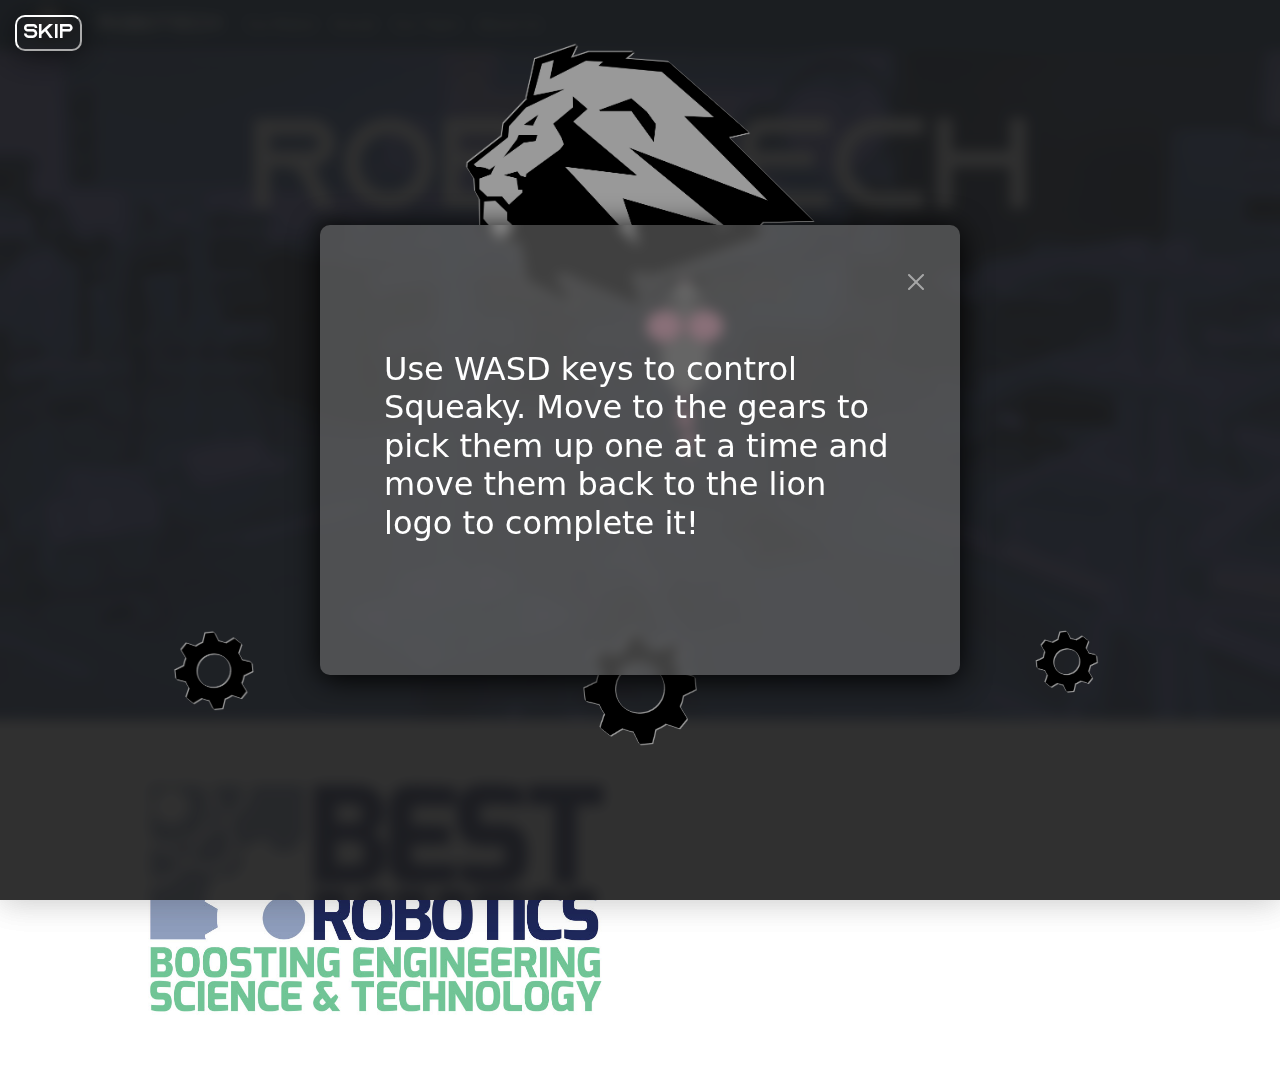
<file: index.html>
<!DOCTYPE html>
<html>
    <head>
        <meta charset="utf-8">
        <meta name="viewport" content="width=device-width, initial-scale=1">
        <link href="bootstrap.css" rel="stylesheet">
        <title>LHS Robotics</title>
        <link rel="icon" type="image/x-icon" href="images\logos\favicon.ico" type="text/css" media="all">
        <link rel="stylesheet" href="styles.css">
        <script src="bootstrap.js"></script>
        <style>
        .squeak {
          position: absolute;
          top: 30vh;
          left: 50vw;
          z-index: 3;
        }
        .overlay {
          position: fixed;
          width: 100%;
          height: 100%;
          top: 0;
          left: 0;
          right: 0;
          bottom: 0;
          background: rgba(50, 50, 50, 0.85);
          box-shadow: 0 4px 30px rgba(0, 0, 0, 0.1);
          backdrop-filter: blur(6.5px);
          display: grid;
          grid-template-rows: 1fr 1fr;
          z-index: 1;
          transition: 2s;
          transition-delay: 4s;
        }
        .logo {
          margin-left: auto;
          margin-right: auto;
          left: 0;
          right: 0;
          position:absolute;
          height: 40vh;
          width: 40vh;
          -webkit-filter: drop-shadow(1px 1px 0 white)
                          drop-shadow(-1px -1px 0 white);
          filter: drop-shadow(1px 1px 0 white) 
                  drop-shadow(-1px -1px 0 white);
        }
        @keyframes rotation {
        from {
          transform: rotate(0deg);
        }
        to {
          transform: rotate(359deg);
        }
        }
        .gearDivs {
          max-width: 100%;
          width: 100%;
          position: relative;
        }
        .gear {
          margin:0 auto;
          display:table;
          left: 0;
          right: 0;
          -webkit-filter: drop-shadow(1px 1px 0 white)
                          drop-shadow(-1px -1px 0 white);
          filter: drop-shadow(1px 1px 0 white) 
                  drop-shadow(-1px -1px 0 white);
        }
        @keyframes fade {
        from {
          background-color: rgba(0, 0, 0, 0.4);
          color: white;
        }
        to {
          background-color: rgba(0, 0, 0, 0);
          color: rgba(0, 0, 0, 0);
        }
        }
        @keyframes fade2 {
        from {
          opacity: 1;
        }
        to {
          opacity: 0;
        }
        }
        @keyframes slide {
        from {
          transform: translate(0px, 0px);
        }
        to {
          transform: translate(0px, -500px);
        }
        }
        </style>
    </head>

    <body style="overflow: hidden;">

      <div class="overlay" id = "dark" style="background: rgba(0, 0, 0, 0.4); z-index: 4; backdrop-filter: blur(0px);">
        <button type="button" id="exit" style="position: absolute; top: 15px; left: 15px; z-index: 15; background-color: transparent; color: white; font-family: 'azonix'; border-color: white; border-radius: 10px; font-size: 20px; box-shadow: 0 4px 30px rgba(0, 0, 0, 0.5); transition: 1s;">SKIP</button>
      </div>
      <div class="overlay" id = "hint" style="z-index: 4; height: 450px; width: 50%; margin: auto; border-radius: 10px; color: white; background: rgba(128, 128, 128, 0.5); padding-left: 5%; padding-right: 5%; align-items: center; justify-content: center; display: flex; box-shadow: 0 4px 30px rgba(0, 0, 0, 1); transition: 1s; transition-delay: 0s;">
        <button type="button" id = "hinty" class="btn-close btn-close-white" aria-label="Close" style="position: absolute; top: 10%; right: 5%;"></button>
        <h2>Use WASD keys to control Squeaky. Move to the gears to pick them up one at a time and move them back to the lion logo to complete it!</h2>
      </div>

      <div class="overlay" id = "glass" style="z-index: 3;">
        <div style="display:relative;" id="layer">
          <img src="images\logos\gear1.png" alt="" class="logo" style="transform-origin: 62% 73%; display: none;" id="s">
          <img src="images\logos\gear2.png" alt="" class="logo" style="transform-origin: 88% 51%; display: none;" id="m">
          <img src="images\logos\gear3.png" alt="" class="logo" style="transform-origin: 65% 32%; display: none;" id="b">
          <img src="images\logos\lion.png" alt="" class="logo" style="z-index:1;" id="lion">
        </div>
        <div style="display:grid; grid-template-columns: repeat(3, minmax(0, 1fr)); margin-top: 20vh;">
          <div class="gearDivs">
            <img src="images\logos\gear.png" alt="" style="height: 9vh; width: 9vh;" class="gear" id="med">
          </div>
          <div class="gearDivs">
            <img src="images\logos\gear.png" alt="" style="height: 13vh; width: 13vh;" class="gear" id="big">
          </div>
          <div class="gearDivs">
            <img src="images\logos\gear.png" alt="" style="height: 7vh; width: 7vh;" class="gear" id="small">
          </div>
        </div>
      </div>
      <div id="squeaky" class="squeak">
        <img src="images\logos\mouse.png" style="width: 10vh; height: 25vh; position: relative; top: 0; left: 0;">
      </div>

      <nav class="navbar navbar-dark navbar-expand-lg shadow-lg p-3 mb-5 py-0" style="position: fixed; width: 100%; background-color: #123456; z-index: 2;">
      <div class="container-fluid">
      <img src="images\logos\lion2.png" width="50" height="50" alt="">
      <a class="navbar-brand" href="index.html" style="padding-left: 20px; font-family: 'azonix';">RoboTech</a>
      <button class="navbar-toggler" type="button" data-bs-toggle="collapse" data-bs-target="#navbarSupportedContent" aria-controls="navbarSupportedContent" aria-expanded="false" aria-label="Toggle navigation">
      <span class="navbar-toggler-icon"></span>
      </button>
      <div class="collapse navbar-collapse" id="navbarSupportedContent">
        <ul class="navbar-nav me-auto mb-2 mb-lg-0">
          <li class="nav-item glow">
            <a class="nav-link active" aria-current="page" href="ourRobot.html" style="font-family: 'roboto-light';">Our Robot</a>
          </li>
          <li class="nav-item">
            <a class="nav-link active" aria-current="page" href="social.html" style="font-family: 'roboto-light';">Social</a>
          </li>
          <li class="nav-item">
            <a class="nav-link active" aria-current="page" href="ourTeam.html" style="font-family: 'roboto-light';">Our Team</a>
          </li>
          <li class="nav-item">
            <a class="nav-link active" aria-current="page" href="about.html" style="font-family: 'roboto-light';">About Us</a>
          </li>
          <!-- <div class="form-check form-switch nav-item" style="padding-left: 100px;">
            <input class="form-check-input" type="checkbox" role="switch" id="flexSwitchCheckDefault">
            <label class="form-check-label" for="flexSwitchCheckDefault"></label>
          </div> -->
        </ul>
      </div>
      </div>
      </nav>



      <div id="carouselExampleControls" class="carousel slide" data-bs-ride="carousel" style="width: 100%; position: relative;">
        <div style="position: absolute; z-index: 1; top: 50%; left: 50%; transform: translate(-50%,-50%); height: 80vh; margin-top: 100px;">
          <h1 style="font-family: 'azonix'; color: white; font-size: 10vw;" class="glow">RoboTech</h1>
          <h1 style="font-family: 'roboto-light'; color: white; font-size: 3vw; text-align: center; text-shadow: -2px -2px 0 #000, 2px -2px 0 #000, -2px 2px 0 #000, 2px 2px 0 #000;">Using AI to Supply</h1>
        </div>

        <div class="carousel-inner" style="height: 80vh;">

          <div class="carousel-item active">
            <img src="images\pics\IMG_1814.jpg" alt="" style="width: 100%; filter: sepia(100%) saturate(300%) brightness(50%) hue-rotate(180deg);">
          </div>

          <div class="carousel-item">
            <img src="images\pics\20221021_170246.jpg" alt="" style="width: 100%; filter: sepia(100%) saturate(300%) brightness(50%) hue-rotate(180deg);">
          </div>

          <div class="carousel-item">
            <img src="images\pics\IMG.jpg" alt="" style="width: 100%; filter: sepia(100%) saturate(300%) brightness(50%) hue-rotate(180deg);">
          </div>

          <div class="carousel-item">
            <img src="images\pics\20221021_170256.jpg" alt="" style="width: 100%; filter: sepia(100%) saturate(300%) brightness(50%) hue-rotate(180deg);">
          </div>

        </div>

        <button class="carousel-control-prev" type="button" data-bs-target="#carouselExampleControls" data-bs-slide="prev" style="z-index: 0;">
          <span class="carousel-control-prev-icon" aria-hidden="true"></span>
          <span class="visually-hidden">Previous</span>
        </button>
        <button class="carousel-control-next" type="button" data-bs-target="#carouselExampleControls" data-bs-slide="next" style="z-index: 0;">
          <span class="carousel-control-next-icon" aria-hidden="true"></span>
          <span class="visually-hidden">Next</span>
        </button>
      </div>

      <div style="display: flex; padding: 2%; justify-content: center;">
        <a href="https://www.bestrobotics.org/site/">
          <img src="images\logos\BESTRobotics_Logo.jpg" alt="" style="width: 40vw; padding-right: 3%;">
        </a>
        <iframe src="https://www.youtube.com/embed/qF3WiM_Mgco" title="2022 Made2Order Teaser" frameborder="0" allow="accelerometer; autoplay; clipboard-write; encrypted-media; gyroscope; picture-in-picture" allowfullscreen style="padding-left: 3%; width: 40vw;"></iframe>
      </div>

      <script src="game.js"></script>
    </body>
</html>
</file>
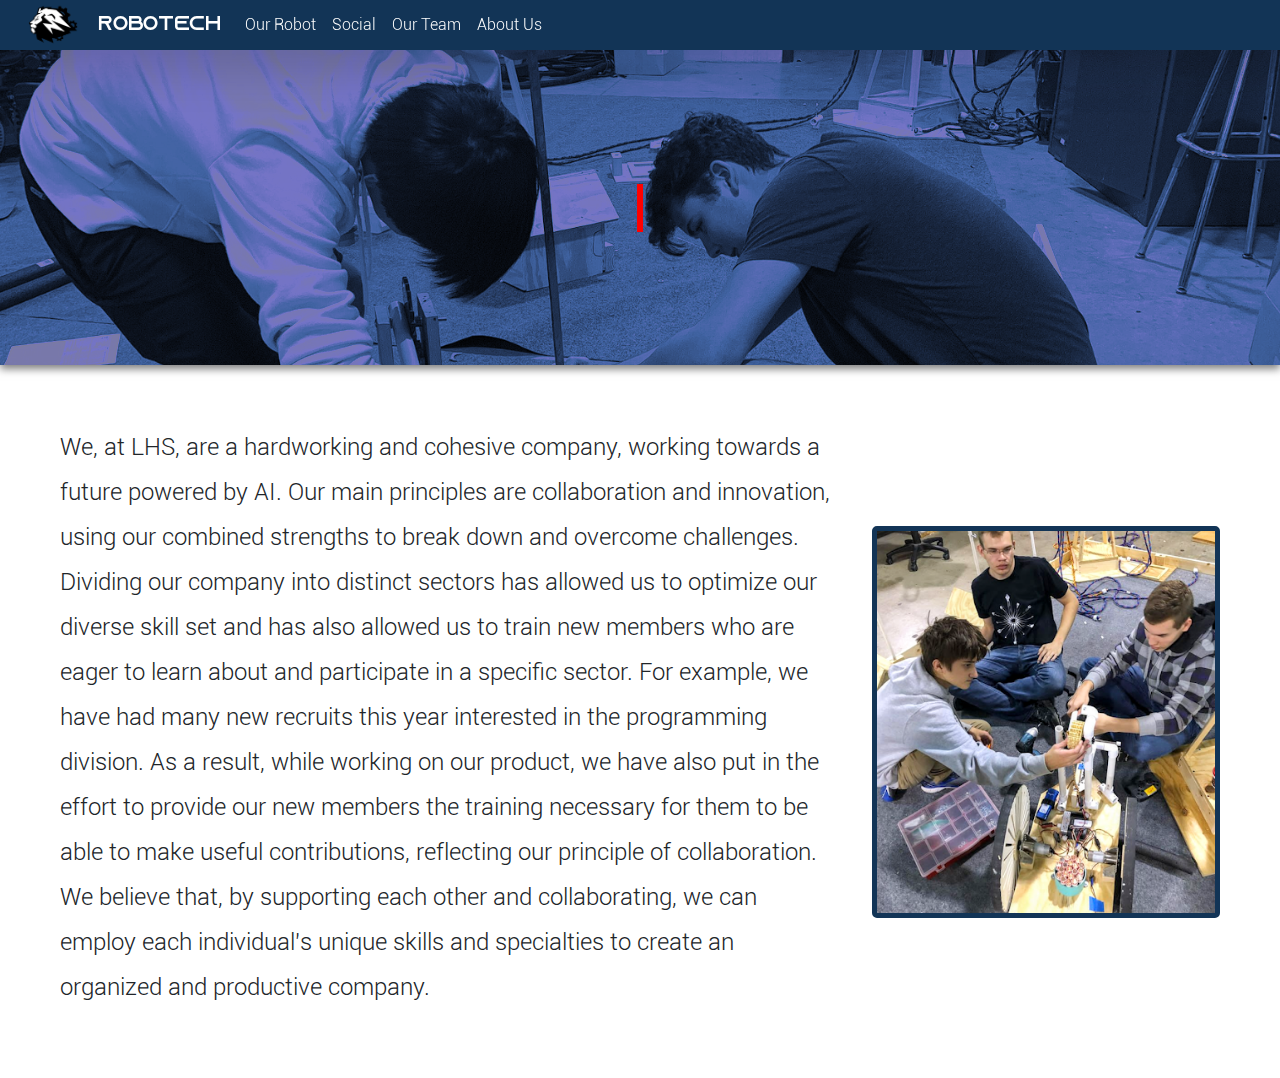
<file: about.html>
<!DOCTYPE html>
<html>
    <head>
        <meta charset="utf-8">
        <meta name="viewport" content="width=device-width, initial-scale=1">
        <link href="bootstrap.css" rel="stylesheet">
        <title>LHS Robotics</title>
        <link rel="icon" type="image/x-icon" href="images\logos\favicon.ico" type="text/css" media="all">
        <link rel="stylesheet" href="styles.css">
        <script src="bootstrap.js"></script>

        <style>
          .flexContainer {
            display: flex;
            align-items: center;
            justify-content: center;
            padding-left: 1vw;
            padding-top: 1vh;
            margin: 10px;
            padding: 50px;
          }
          .aboutImg {
            border-radius: 5px;
            border: 5px solid #123456;
            padding: 0px;
            width: 30%;
            flex-basis: auto;
            
          }
          .text {
            padding-right: 3vw;
            line-height: 3vh;
          }
    
    
          .typedContainer {
            display: inline-block;
            text-align: center;
            vertical-align: center;
            position: relative;
            padding-top: 15vh;
          }

        </style>
    </head>

    <body>
      <nav class="navbar navbar-dark navbar-expand-lg shadow-lg p-3 mb-5 py-0" style="position: fixed; width: 100%; background-color: #123456; z-index: 10;">
        <div class="container-fluid">
        <img src="images\logos\lion2.png" width="50" height="50" alt="">
        <a class="navbar-brand" href="index.html" style="padding-left: 20px; font-family: 'azonix';">RoboTech</a>
        <button class="navbar-toggler" type="button" data-bs-toggle="collapse" data-bs-target="#navbarSupportedContent" aria-controls="navbarSupportedContent" aria-expanded="false" aria-label="Toggle navigation">
        <span class="navbar-toggler-icon"></span>
        </button>
        <div class="collapse navbar-collapse" id="navbarSupportedContent">
          <ul class="navbar-nav me-auto mb-2 mb-lg-0">
            <li class="nav-item">
              <a class="nav-link active glow" aria-current="page" href="ourRobot.html" style="font-family: 'roboto-light';">Our Robot</a>
            </li>
            <li class="nav-item">
              <a class="nav-link active" aria-current="page" href="social.html" style="font-family: 'roboto-light';">Social</a>
            </li>
            <li class="nav-item">
              <a class="nav-link active" aria-current="page" href="ourTeam.html" style="font-family: 'roboto-light';">Our Team</a>
            </li>
            <li class="nav-item">
              <a class="nav-link active" aria-current="page" href="about.html" style="font-family: 'roboto-light';">About Us</a>
            </li>
            
          </ul>
        </div>
        </div>
        </nav>

        <div style="height:50px; background-color: #123456;">

        </div>
        <div class="title">
          <div class="titleBG" style="background-image: url(images/pics/about.png); background-position-y: 20%;"></div>
          <h1 class="titleText">About Us</h1>
        </div>

        <div class="flexContainer">
          <div class="text">
            <h4 style="font-family: 'roboto-light'; line-height: 5vh;">We, at LHS, are a hardworking and cohesive company, working towards a future powered by AI. Our main principles are collaboration and innovation, using our combined strengths to break down and overcome challenges. Dividing our company into distinct sectors has allowed us to optimize our diverse skill set and has also allowed us to train new members who are eager to learn about and participate in a specific sector. For example, we have had many new recruits this year interested in the programming division. As a result, while working on our product, we have also put in the effort to provide our new members the training necessary for them to be able to make useful contributions, reflecting our principle of collaboration. We believe that, by supporting each other and collaborating, we can employ each individual's unique skills and specialties to create an organized and productive company.</h4>
          </div>
          <img src="images/pics/aboutUsImg.png" class=aboutImg></img>
        </div>

    </body>
</html>
</file>
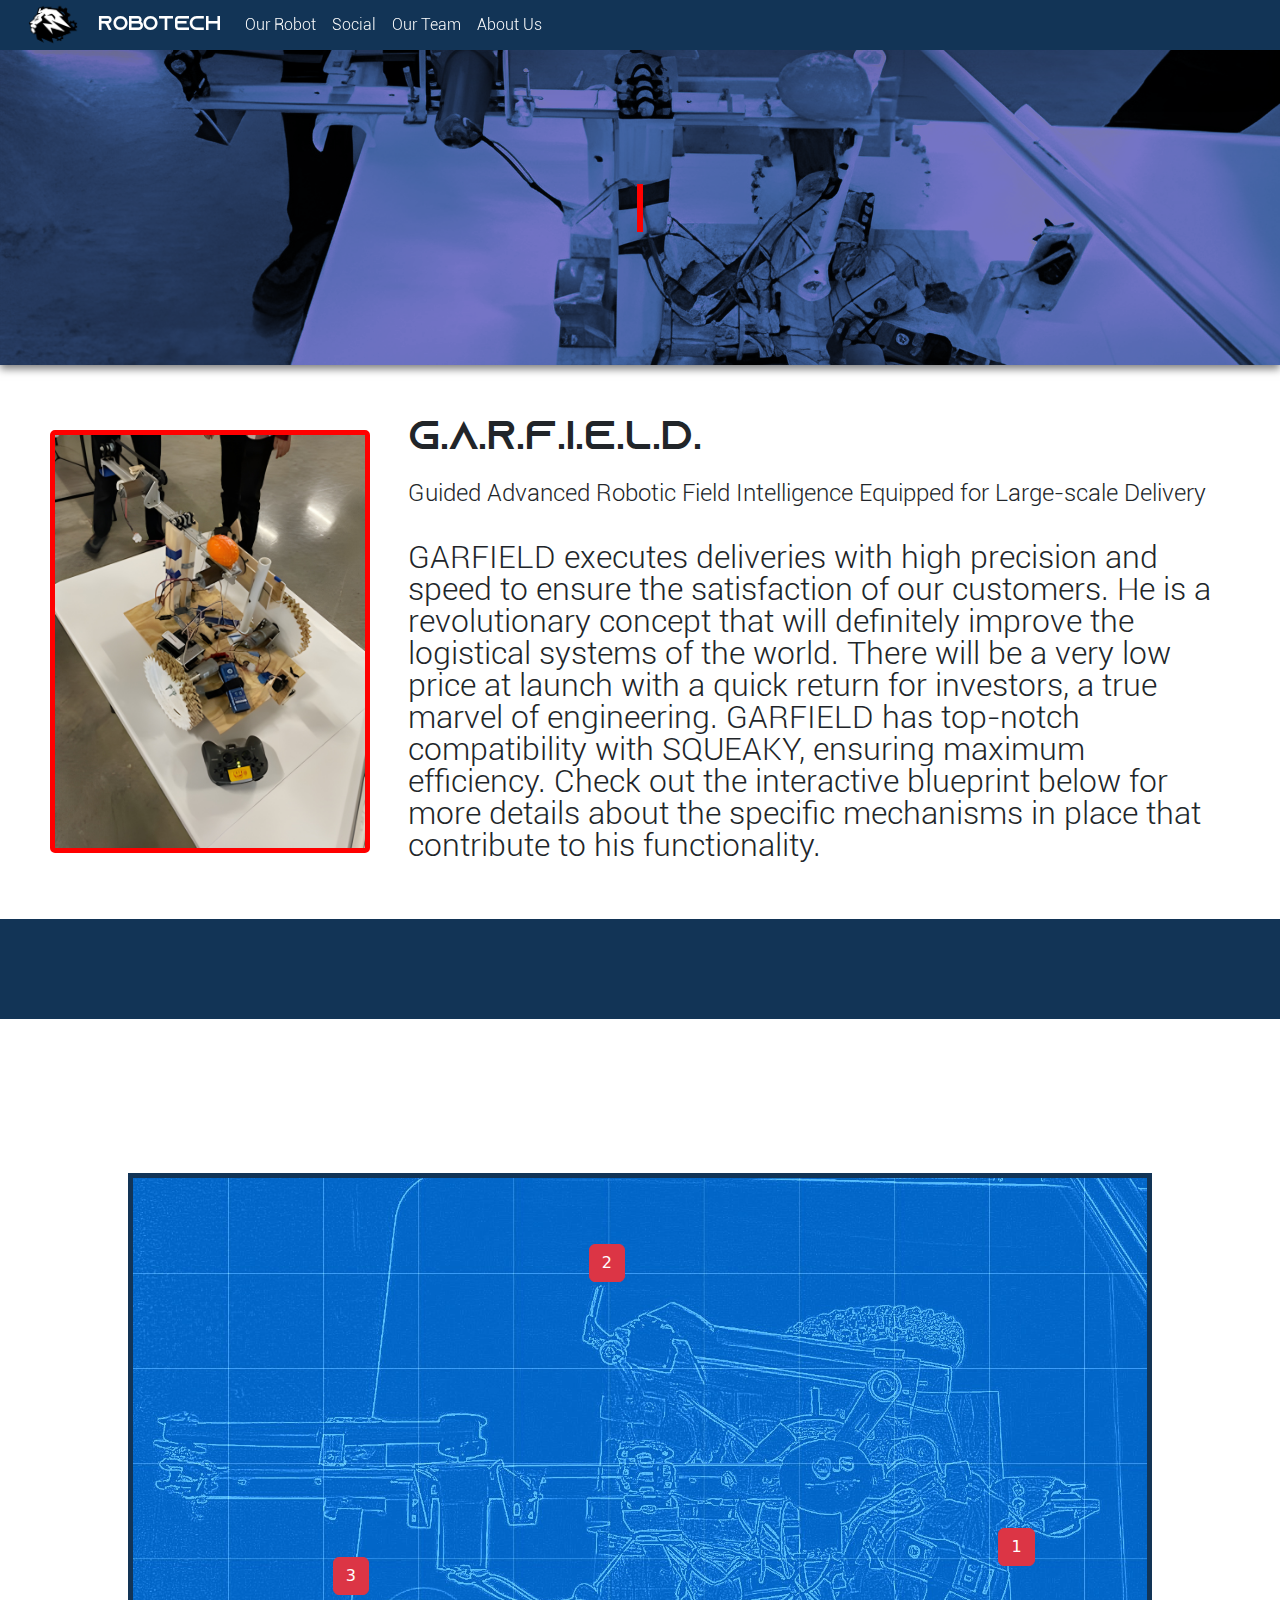
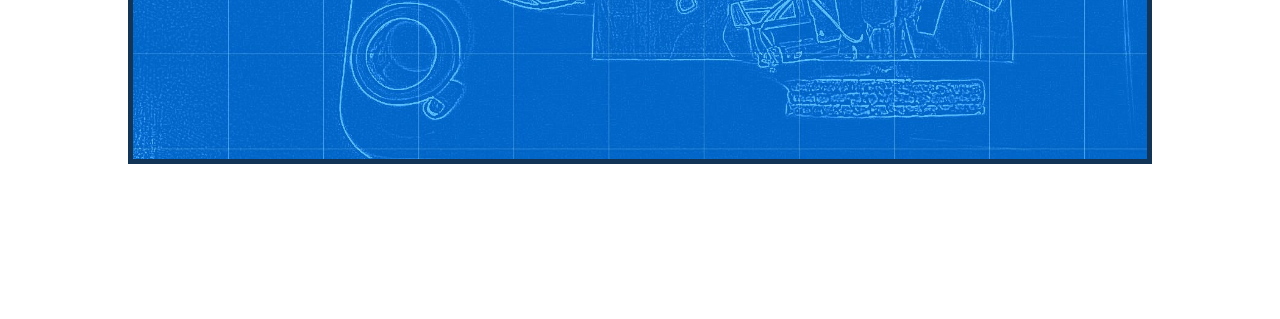
<file: ourRobot.html>
<!DOCTYPE html>
<html>
  <style>
    .flexContainer {
      display: flex;
      align-items: center;
      justify-content: center;
      padding-left: 1vw;
      padding-top: 1vh;
      /* margin: 10px; */
      padding: 50px;
    }
    .aboutImg {
      border-radius: 5px;
      border: 5px solid red;
      padding: 0px;
      width: 25vw;
      flex-basis: auto;
      
    }
    .text {
      padding-left: 3vw;
      line-height: 3vh;
    }
    .robot-container {
      position: relative;
      display: flex;
      justify-content: center;
      width: 100%;
      height: 100vh;
    }
    .robot-image {
      align-self: center;
      width: 80vw;
      height: auto;
      background-color: blue;
      position: relative;
      
    }
    .btn {
      position: absolute;
    }

    .btn-1 {
      left: 85%;
      top:60%;
    }
    .btn-2{
      left: 45%;
      top:12%;
    }
    .btn-3{
      left: 20%;
      top:65%;
      
    }

</style>
    <head>
        <meta charset="utf-8">
        <meta name="viewport" content="width=device-width, initial-scale=1">
        <link href="bootstrap.css" rel="stylesheet">
        <title>LHS Robotics</title>
        <link rel="icon" type="image/x-icon" href="images\logos\favicon.ico" type="text/css" media="all">
        <link rel="stylesheet" href="styles.css">
        <!-- <script src="bootstrap.js"></script> -->
        <!-- <script src="jquery-3.6.1.min.js"></script> -->
        
      
    </head>
    <body>
      <nav class="navbar navbar-dark navbar-expand-lg shadow-lg p-3 mb-5 py-0" style="position: fixed; width: 100%; background-color: #123456; z-index: 10;">
        <div class="container-fluid">
        <img src="images\logos\lion2.png" width="50" height="50" alt="">
        <a class="navbar-brand" href="index.html" style="padding-left: 20px; font-family: 'azonix';">RoboTech</a>
        <button class="navbar-toggler" type="button" data-bs-toggle="collapse" data-bs-target="#navbarSupportedContent" aria-controls="navbarSupportedContent" aria-expanded="false" aria-label="Toggle navigation">
        <span class="navbar-toggler-icon"></span>
        </button>
        <div class="collapse navbar-collapse" id="navbarSupportedContent">
          <ul class="navbar-nav me-auto mb-2 mb-lg-0">
            <li class="nav-item">
              <a class="nav-link active glow" aria-current="page" href="ourRobot.html" style="font-family: 'roboto-light';">Our Robot</a>
            </li>
            <li class="nav-item">
              <a class="nav-link active" aria-current="page" href="social.html" style="font-family: 'roboto-light';">Social</a>
            </li>
            <li class="nav-item">
              <a class="nav-link active" aria-current="page" href="ourTeam.html" style="font-family: 'roboto-light';">Our Team</a>
            </li>
            <li class="nav-item">
              <a class="nav-link active" aria-current="page" href="about.html" style="font-family: 'roboto-light';">About Us</a>
            </li>
            
          </ul>
        </div>
        </div>
        </nav>

        <div style="height:50px; background-color: #123456;">

        </div>
        <div class="title">
          <div class="titleBG" style="background-image: url(images/pics/IMG_2007.jpg); background-position-y: 20%;"></div>
          <h1 class="titleText">Our Robot</h1>
        </div>

        <div class="flexContainer">
          <img src="images/pics/rob.jpg" class=aboutImg></img>

          <div class="text">
            <h1 style="font-family: 'azonix';">G.A.R.F.I.E.L.D.</h1>
            <h4 style="font-family: 'roboto-light'; padding-top: 1%;">Guided Advanced Robotic Field Intelligence Equipped for Large-scale Delivery</h4>
            <h2 style="font-family: 'roboto-light'; padding-top: 3%; line-height: 2.5vw;">GARFIELD executes deliveries with high precision and speed to ensure the satisfaction of our customers. He is a revolutionary concept that will definitely improve the logistical systems of the world. There will be a very low price at launch with a quick return for investors, a true marvel of engineering. GARFIELD has top-notch compatibility with SQUEAKY, ensuring maximum efficiency. Check out the interactive blueprint below for more details about the specific mechanisms in place that contribute to his functionality.</h2>
          </div>
        </div>

        <div style="height: 100px; background-color:#123456"></div>
        
        <div class="robot-container">

          <div class="robot-image"> 
            <img src="images/pics/blueprintRobot.jpg" style="width:80vw; height: auto; border: 5px solid #123456;">
          
            <button class="btn btn-1 btn-danger" data-toggle="popover" title="Grabber System" data-bs-content="A servo lowers a rod down and hooks onto a box to pull or push the box">1</buttton>
            
            <button class="btn btn-2 btn-danger" data-toggle="popover" title="Dropper System" data-bs-content="Wheel cartridge and dropper system in which the wheels are loaded onto the robot to quickly mount on SQUEAKY (the field robot)">2</button>
            
            <button class="btn btn-3 btn-danger" data-toggle="popover" title="Arm (Full ROM)" data-bs-content="An arm with full range of motion (ROM) with hooks at the end to carry field robot's batter and the field robot's arm into place. There is also the PVC semi-circle to grab onto the control levers and move them around.">3</button>

          </div>

            
        </div>
        
        
        <script src="popper.min.js"></script>
        <script src="bootstrap.bundle.min.js"></script>
        <script>
          const popoverTriggerList = document.querySelectorAll('[data-toggle="popover"]')
          const popoverList = [...popoverTriggerList].map(popoverTriggerEl => new bootstrap.Popover(popoverTriggerEl))
        </script>
    </body>
</html>
</file>
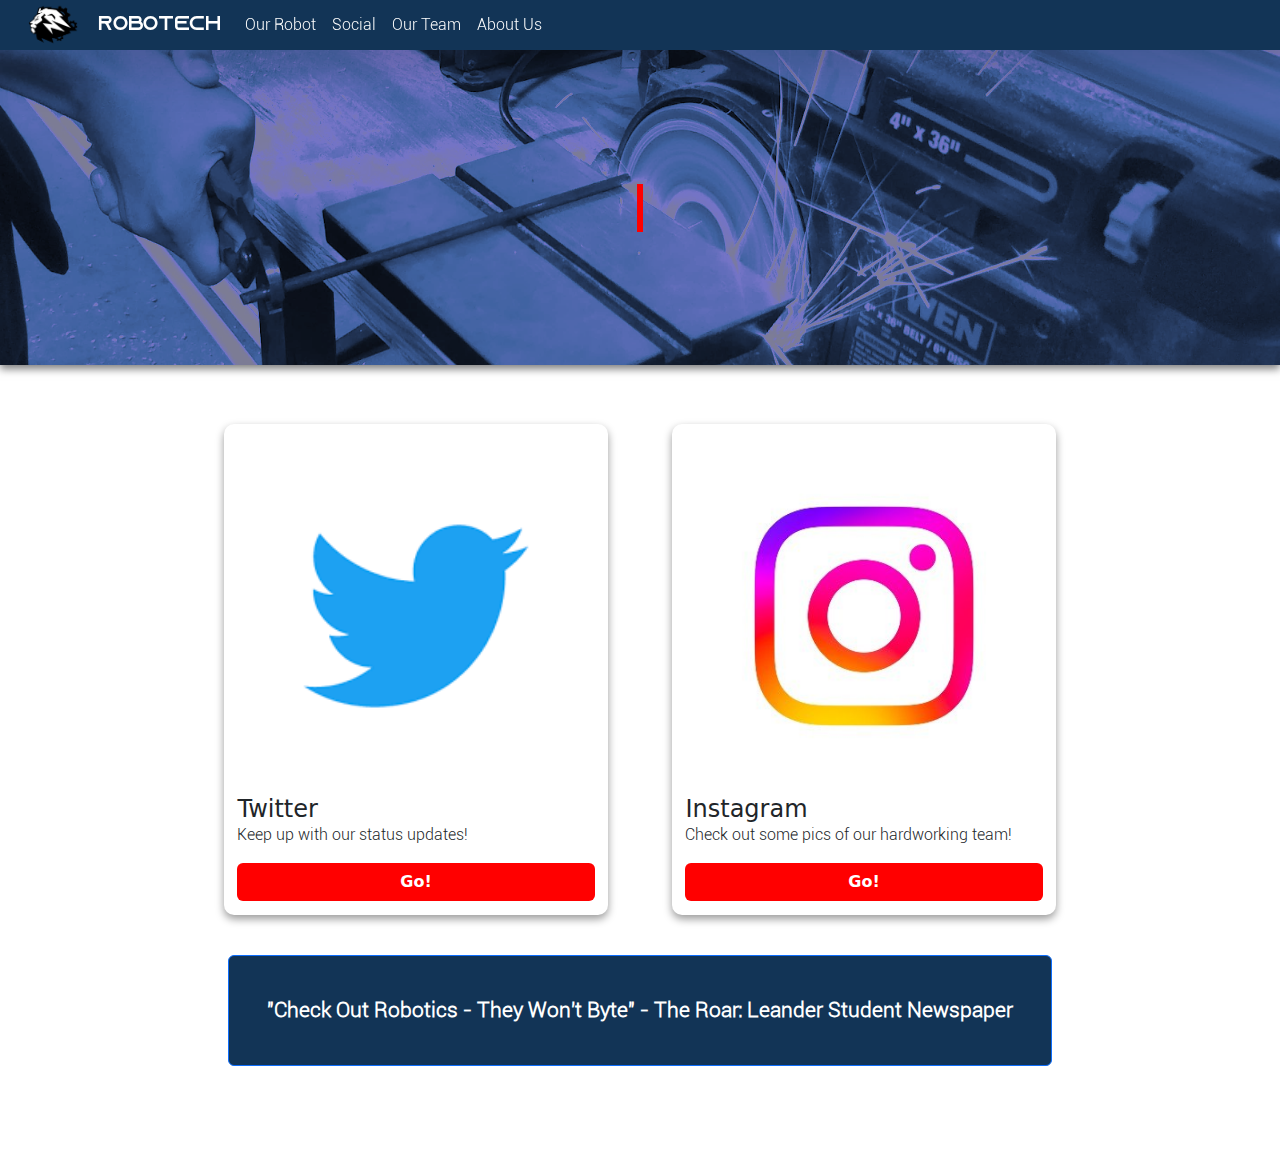
<file: social.html>
<!DOCTYPE html>
<html>
    <style> 
    .card-collection {
      display: flex;
    }
      .article {
        display:flex;
        padding-top: 10vh;
        justify-content: center;
        padding-bottom: 10vh;
      }
      .btn-primary {
        line-height: 5vh;
        padding: 10%;
        color: red;
        background-color: red;
      }
      .btn:hover {
        box-shadow: 0 8px 16px 0 rgba(0,0,0,0.7);
      }
    </style>
    <head>
        <meta charset="utf-8">
        <meta name="viewport" content="width=device-width, initial-scale=1">
        <link href="bootstrap.css" rel="stylesheet">
        <title>LHS Robotics</title>
        <link rel="icon" type="image/x-icon" href="images\logos\favicon.ico" type="text/css" media="all">
        <link rel="stylesheet" href="styles.css">
        <script src="bootstrap.js"></script>
    </head>

    <body>
      
      <nav class="navbar navbar-dark navbar-expand-lg shadow-lg p-3 mb-5 py-0" style="position: fixed; width: 100%; background-color: #123456; z-index: 10;">
        <div class="container-fluid">
        <img src="images\logos\lion2.png" width="50" height="50" alt="">
        <a class="navbar-brand" href="index.html" style="padding-left: 20px; font-family: 'azonix';">RoboTech</a>
        <button class="navbar-toggler" type="button" data-bs-toggle="collapse" data-bs-target="#navbarSupportedContent" aria-controls="navbarSupportedContent" aria-expanded="false" aria-label="Toggle navigation">
        <span class="navbar-toggler-icon"></span>
        </button>
        <div class="collapse navbar-collapse" id="navbarSupportedContent">
          <ul class="navbar-nav me-auto mb-2 mb-lg-0">
            <li class="nav-item">
              <a class="nav-link active glow" aria-current="page" href="ourRobot.html" style="font-family: 'roboto-light';">Our Robot</a>
            </li>
            <li class="nav-item">
              <a class="nav-link active" aria-current="page" href="social.html" style="font-family: 'roboto-light';">Social</a>
            </li>
            <li class="nav-item">
              <a class="nav-link active" aria-current="page" href="ourTeam.html" style="font-family: 'roboto-light';">Our Team</a>
            </li>
            <li class="nav-item">
              <a class="nav-link active" aria-current="page" href="about.html" style="font-family: 'roboto-light';">About Us</a>
            </li>
            
          </ul>
        </div>
        </div>
        </nav>





      <div style="height:50px; background-color: #123456;">

      </div>
      <div class="title">
        <div class="titleBG" style="background-image: url(images/pics/unnamed.png);"></div>
        <h1 class="titleText">Social</h1>
      </div>


      <div class="card-collection">

        <div class="social">
          <img src="images/logos/twitterLogo.jpg" class="card-img-top" alt="...">
          <div class="card-body">
            <h4 class="card-title">Twitter</h4>
            <p class="card-text" style="font-family: 'roboto-light';">Keep up with our status updates!</p>
            <a href="https://twitter.com/LeanderRobotics" class="btn btn-primary" style="width: 100%; background-color: red; border-color: transparent; font-weight: bold;">Go!</a>
          </div>
        </div> 


         <div class="social">
          <img src="images/logos/instaLogo.jpg" class="card-img-top" alt="...">
          <div class="card-body">
            <h4 class="card-title">Instagram</h4>
            <p class="card-text" style="font-family: 'roboto-light';">Check out some pics of our hardworking team!</p>
            <a href="https://www.instagram.com/leanderhsrobotics/?utm_source=ig_embed&utm_campaign=loading" class="btn btn-primary" style="width: 100%; background-color: red; border-color: transparent; font-weight: bold;">Go!</a>
          </div>
        </div>

      </div>


      <div class="article">
        <a href="https://lhsroar.com/uncategorized/check-out-robotics-they-wont-byte/" class="btn btn-primary" style="padding: 3%; color: white; background-color: #123456; font-family: 'roboto-light'; font-size: 1.675vw; font-weight: bold;">"Check Out Robotics - They Won't Byte" - The Roar: Leander Student Newspaper</a>
      </div>

    </body>
</html>
</file>
<file: styles.css>
@font-face {
font-family: 'azonix';
src: url("Azonix.woff") format("opentype");
}

@font-face {
    font-family: 'roboto-light';
    src: url("Roboto-Light.woff") format("opentype");
}
.card-collection {
    display: grid;
    grid-template-columns: 50% 50%;
    padding-top: 1vh;
    padding-left: 15vw;
    padding-right: 15vw;
  }
  .social {
    padding: 3%;
    margin: auto;
    position: relative;
    top: 50px;
    box-shadow: 0 4px 8px 0 rgba(0,0,0,0.4);
    width: 30vw;
    border-radius: 10px;
    transition: .5s;
  }

  .social:hover {
    box-shadow: 0 8px 16px 0 rgba(0,0,0,0.7);
  }

.title {
    position: relative;
    height: 35vh;
    background-color:#123456;
    box-shadow: 0 4px 8px 0 rgba(0,0,0,0.5);
}

.titleText {
  position: absolute;
  font-family: 'azonix';
  color: white;
  top: 50%;
  left: 50%;
  transform:
  translate(-50%,-50%);
  overflow: hidden;
  border-right: .15em solid red;
  white-space: nowrap;
  max-width: 0;
  animation: typing 3s forwards;
}

@keyframes typing {
  from { max-width: 0 }
  to { max-width: 900px;}
}

.titleBG {
  width: 100%;
  height: 100%;
  background-size : cover;
  background-position-y: 70%;
  filter: sepia(100%) saturate(300%) brightness(50%) hue-rotate(180deg);
}

.glow {
  color: #fff;
  -webkit-animation: glow 1s ease-in-out infinite alternate;
  -moz-animation: glow 1s ease-in-out infinite alternate;
  animation: glow 1s ease-in-out infinite alternate;
}

@keyframes glow {
  from {
    text-shadow: 0 0 2px #fff, 0 0 4px #fff, 0 0 6px #006eff, 0 0 8px #006eff, 0 0 10px #006eff, 0 0 12px #006eff, 0 0 14px #006eff;
  }
  to {
    text-shadow: 0 0 8px #fff, 0 0 10px #9dc8ff, 0 0 12px #9dc8ff, 0 0 14px #9dc8ff, 0 0 16px #9dc8ff, 0 0 18px #9dc8ff, 0 0 20px #9dc8ff;
  }
}
</file>
